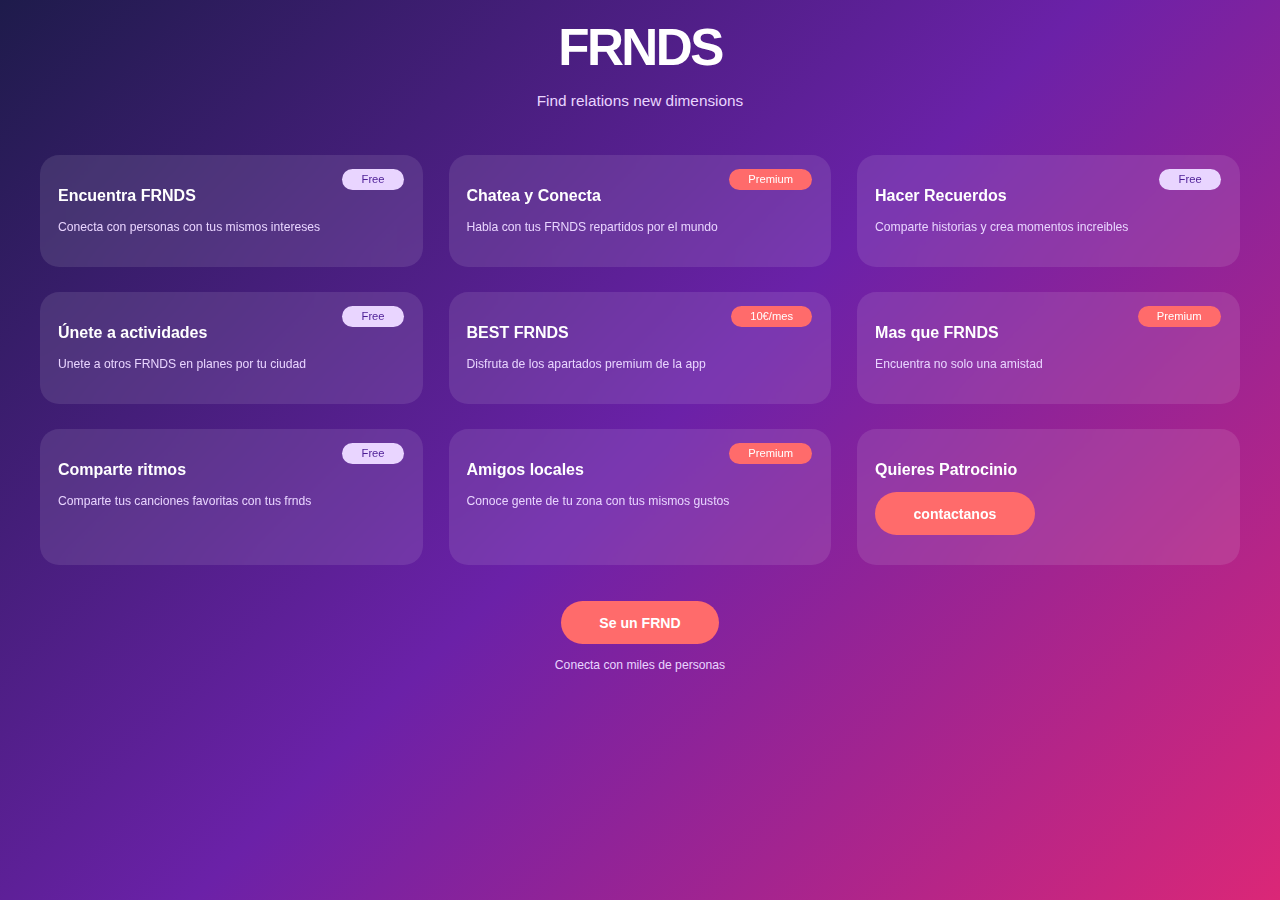
<file: index.html>
<!DOCTYPE html>
<html lang="es">
<head>
    <meta charset="UTF-8">
    <meta name="viewport" content="width=device-width, initial-scale=1.0">
    <title>FRNDS - Catalogo de servicios</title>
    <link rel="stylesheet" href="styles/styles.css">
</head>
<body>
    <div class="container">
        <div class="header">
            <h1>FRNDS</h1>
            <p>Find relations new dimensions</p>
        </div>

        <div class="services-grid">
            <div class="service-card">
                <span class="feature-badge badge-free">Free</span>
                <div class="service-title">Encuentra FRNDS</div>
                <p class="service-description">Conecta con personas con tus mismos intereses</p>
            </div>

            <div class="service-card">
                <span class="feature-badge badge-premium">Premium</span>
                <div class="service-title">Chatea y Conecta</div>
                <p class="service-description">Habla con tus FRNDS repartidos por el mundo</p>
            </div>

            <div class="service-card">
                <span class="feature-badge badge-free">Free</span>
                <div class="service-title">Hacer Recuerdos</div>
                <p class="service-description">Comparte historias y crea momentos increibles</p>
            </div>

            <div class="service-card">
                <span class="feature-badge badge-free">Free</span>
                <div class="service-title">Únete a actividades</div>
                <p class="service-description">Unete a otros FRNDS en planes por tu ciudad</p>
            </div>

            <div class="service-card">
                <span class="feature-badge badge-premium">10€/mes</span>
                <div class="service-title">BEST FRNDS</div>
                <p class="service-description">Disfruta de los apartados premium de la app</p>
            </div>

            <div class="service-card">
                <span class="feature-badge badge-premium">Premium</span>
                <div class="service-title">Mas que FRNDS</div>
                <p class="service-description">Encuentra no solo una amistad</p>
            </div>

            <div class="service-card">
                <span class="feature-badge badge-free">Free</span>
                <div class="service-title">Comparte ritmos</div>
                <p class="service-description">Comparte tus canciones favoritas con tus frnds</p>
            </div>

            <div class="service-card">
                <span class="feature-badge badge-premium">Premium</span>
                <div class="service-title">Amigos locales</div>
                <p class="service-description">Conoce gente de tu zona con tus mismos gustos</p>
            </div>

            <div class="service-card">
                <div class="service-title">Quieres Patrocinio</div>
                <p class="service-description"><a href="empresas.html"> <button class="cta-button">contactanos</button></a></p>
            </div>
        </div>

        <div class="cta-section">
            <button class="cta-button">Se un FRND</button>
            <p class="cta-text">Conecta con miles de personas</p>
        </div>
    </div>
</body>
</html>
</file>
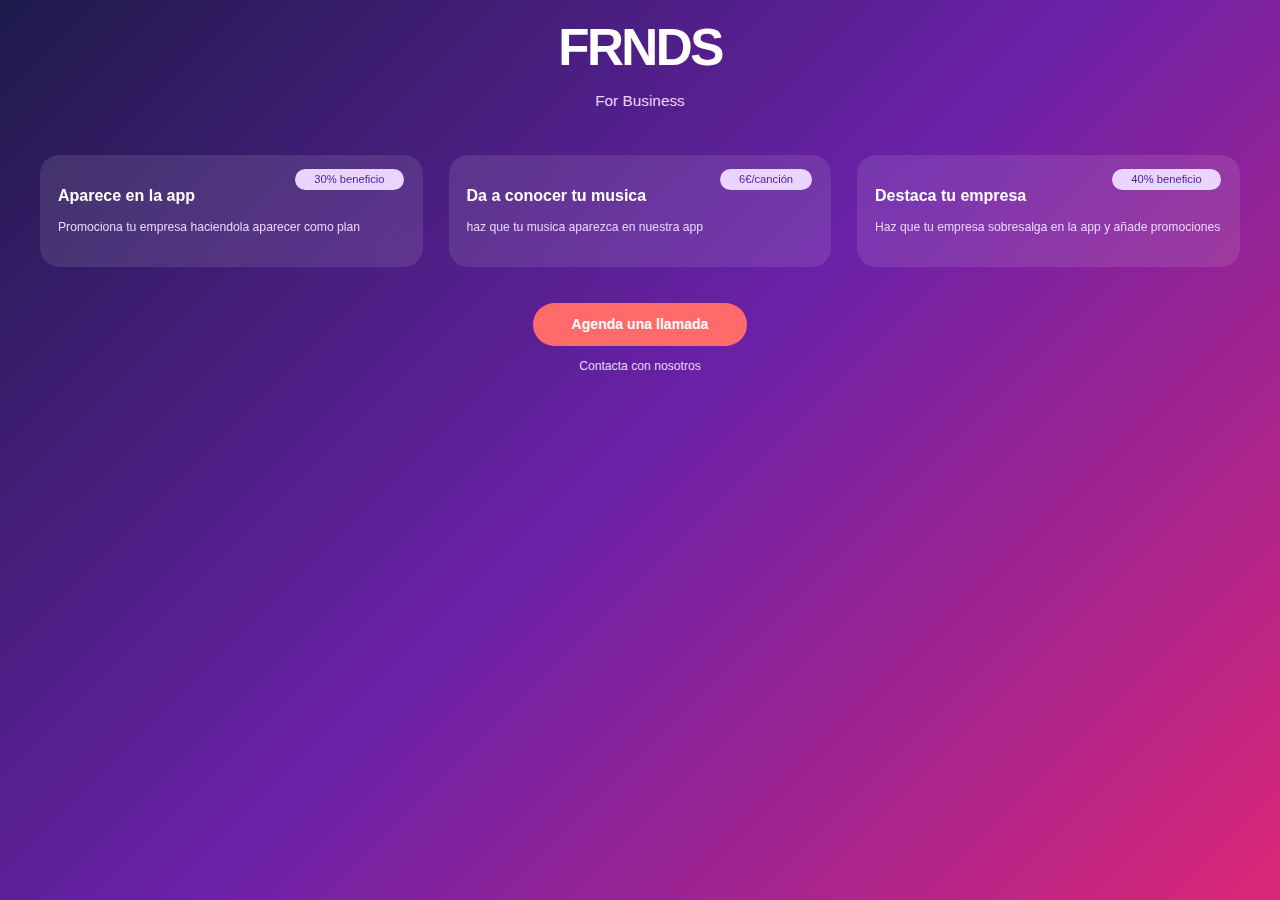
<file: empresas.html>
<!DOCTYPE html>
<html lang="es">

<head>
    <meta charset="UTF-8">
    <meta name="viewport" content="width=device-width, initial-scale=1.0">
    <title>FRNDS - For Business</title>
    <link rel="stylesheet" href="styles/styles.css">
</head>

<body>
    <div class="container">
        <div class="header">
            <h1>FRNDS</h1>
            <p>For Business</p>
        </div>
        <div class="services-grid">
            <div class="service-card">
                <span class="feature-badge badge-free">30% beneficio</span>
                <div class="service-title">Aparece en la app</div>
                <p class="service-description">Promociona tu empresa haciendola aparecer como plan</p>
            </div>

            <div class="service-card">
                <span class="feature-badge badge-free">6€/canción</span>
                <div class="service-title">Da a conocer tu musica</div>
                <p class="service-description">haz que tu musica aparezca en nuestra app</p>
            </div>

            <div class="service-card">
                <span class="feature-badge badge-free">40% beneficio</span>
                <div class="service-title">Destaca tu empresa</div>
                <p class="service-description">Haz que tu empresa sobresalga en la app y añade promociones</p>
            </div>
        </div>

        <div class="cta-section">
            <button class="cta-button">Agenda una llamada</button>
            <p class="cta-text">Contacta con nosotros</p>
        </div>
    </div>
</body>

</html>
</file>
<file: styles/styles.css>
body {
    margin: 0;
    font-family: Arial, sans-serif;
    background: linear-gradient(135deg, #1e1b4b, #6b21a8, #db2777);
    color: white;
    min-height: 100vh; /* Se mantiene igual */
    padding: 0; /* 20px a vh y vw */
}

.container {
    max-width: 1200px; /* Se mantiene igual */
    margin: 0 auto;
    padding: 2vh 2vw; /* 20px a vh y vw */
}

.header {
    text-align: center;
    margin-bottom: 5vh; /* 50px a vh */
}

.header h1 {
    font-size: 4vw; /* Aproximado, ajusta según sea necesario */
    margin: 0;
    letter-spacing: -0.2vw; /* Aproximado, ajusta según sea necesario */
}

.header p {
    color: #e9d5ff;
    font-size: 1.2vw; /* Aproximado, ajusta según sea necesario */
}

.services-grid {
    display: grid;
    grid-template-columns: repeat(auto-fit, minmax(25vw, 1fr)); /* 250px a vw */
    gap: 2vw; /* 20px a vw */
    margin-bottom: 4vh; /* 40px a vh */
}

.service-card {
    background: rgba(255, 255, 255, 0.1);
    backdrop-filter: blur(10px);
    border-radius: 1.5vw; /* 15px a vw */
    padding: 2vh; /* 20px a vh */
    position: relative;
    transition: transform 0.3s, background 0.3s;
}

.service-card:hover {
    background: rgba(255, 255, 255, 0.2);
    transform: translateY(-0.5vh); /* 5px a vh */
}

.feature-badge {
    position: absolute;
    top: 1.5vh; /* 15px a vh */
    right: 1.5vw; /* 15px a vw */
    padding: 0.5vh 1.5vw; /* 5px 15px a vh y vw */
    border-radius: 2vw; /* 20px a vw */
    font-size: 0.875vw; /* Aproximado, ajusta según sea necesario */
}

.badge-premium {
    background-color: #FF6B6B;
    color: white;
}

.badge-free {
    background-color: #e9d5ff;
    color: #4c1d95;
}

.service-title {
    font-size: 1.25vw; /* Aproximado, ajusta según sea necesario */
    font-weight: bold;
    margin: 1.5vh 0; /* 15px a vh */
}

.service-description {
    color: #e9d5ff;
    font-size: 0.95vw; /* Aproximado, ajusta según sea necesario */
    line-height: 1.5;
}

.cta-section {
    text-align: center;
    margin-top: 4vh; /* 40px a vh */
}

.cta-button {
    background-color: #FF6B6B;
    color: white;
    border: none;
    padding: 1.5vh 3vw; /* 15px 30px a vh y vw */
    border-radius: 2.5vw; /* 25px a vw */
    font-size: 1.1vw; /* Aproximado, ajusta según sea necesario */
    font-weight: bold;
    cursor: pointer;
    transition: background-color 0.3s;
}

.cta-button:hover {
    background-color: #FF5252;
}

.cta-text {
    color: #e9d5ff;
    margin-top: 1.5vh; /* 15px a vh */
    font-size: 0.95vw; /* Aproximado, ajusta según sea necesario */
}
</file>
